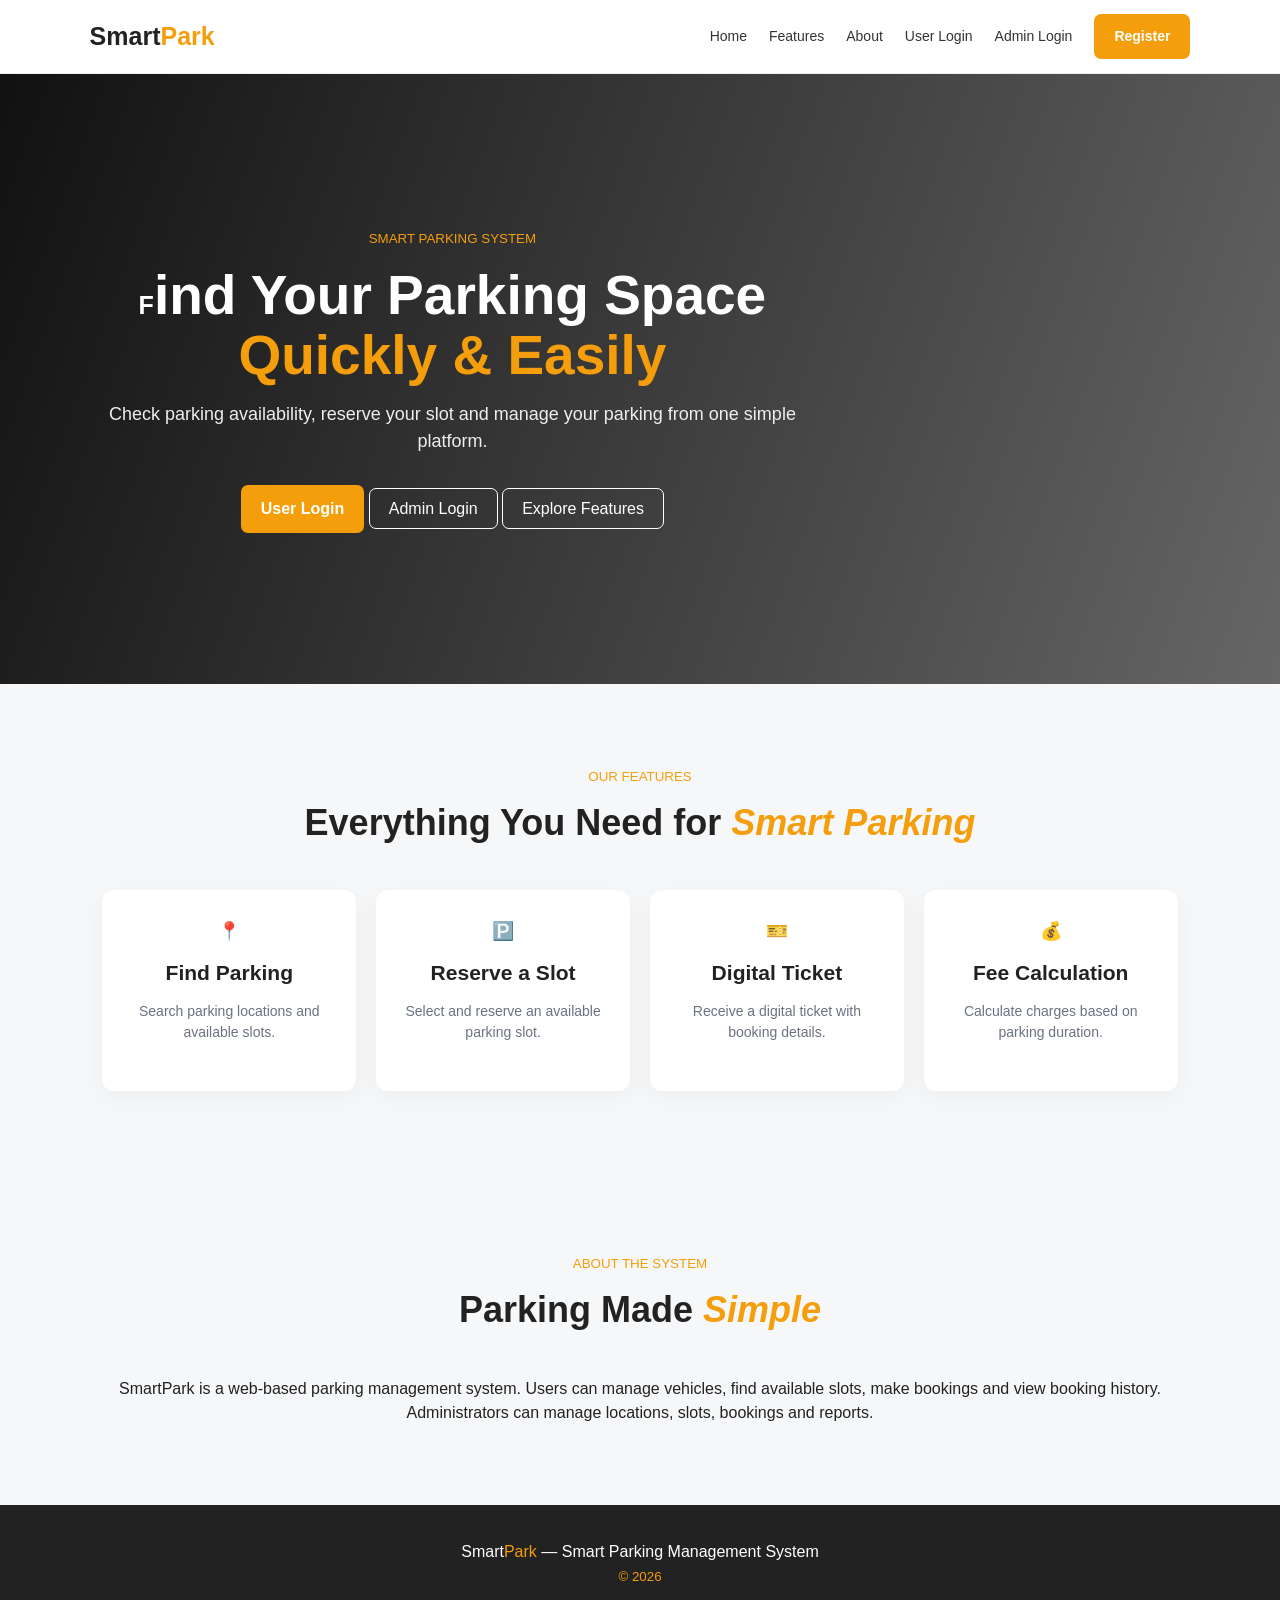
<file: Smart-Parking-System-Website-Updated/docs/index.html>
<!doctype html><html><head><meta charset="utf-8"><meta name="viewport" content="width=device-width,initial-scale=1"><title>SmartPark</title><link rel="stylesheet" href="style.css"></head><body>
<header><b>Smart<span>Park</span></b><nav><a href="index.html">Home</a><a href="#features">Features</a><a href="#about">About</a><a href="login.html">User Login</a><a href="admin/index.html">Admin Login</a><a class="btn" href="register.html">Register</a></nav></header>
<section class="hero"><div><small>SMART PARKING SYSTEM</small><h1>Find Your Parking Space <em>Quickly & Easily</em></h1><p>Check parking availability, reserve your slot and manage your parking from one simple platform.</p><a class="btn" href="login.html">User Login</a> <a class="outline" href="admin/index.html">Admin Login</a> <a class="outline" href="#features">Explore Features</a></div></section>
<section id="features"><small>OUR FEATURES</small><h2>Everything You Need for <em>Smart Parking</em></h2><div class="grid"><article>📍<h3>Find Parking</h3><p>Search parking locations and available slots.</p></article><article>🅿️<h3>Reserve a Slot</h3><p>Select and reserve an available parking slot.</p></article><article>🎫<h3>Digital Ticket</h3><p>Receive a digital ticket with booking details.</p></article><article>💰<h3>Fee Calculation</h3><p>Calculate charges based on parking duration.</p></article></div></section>
<section id="about"><small>ABOUT THE SYSTEM</small><h2>Parking Made <em>Simple</em></h2><p>SmartPark is a web-based parking management system. Users can manage vehicles, find available slots, make bookings and view booking history. Administrators can manage locations, slots, bookings and reports.</p></section><footer>Smart<span>Park</span> — Smart Parking Management System<br><small>© 2026</small></footer></body></html>
</file>
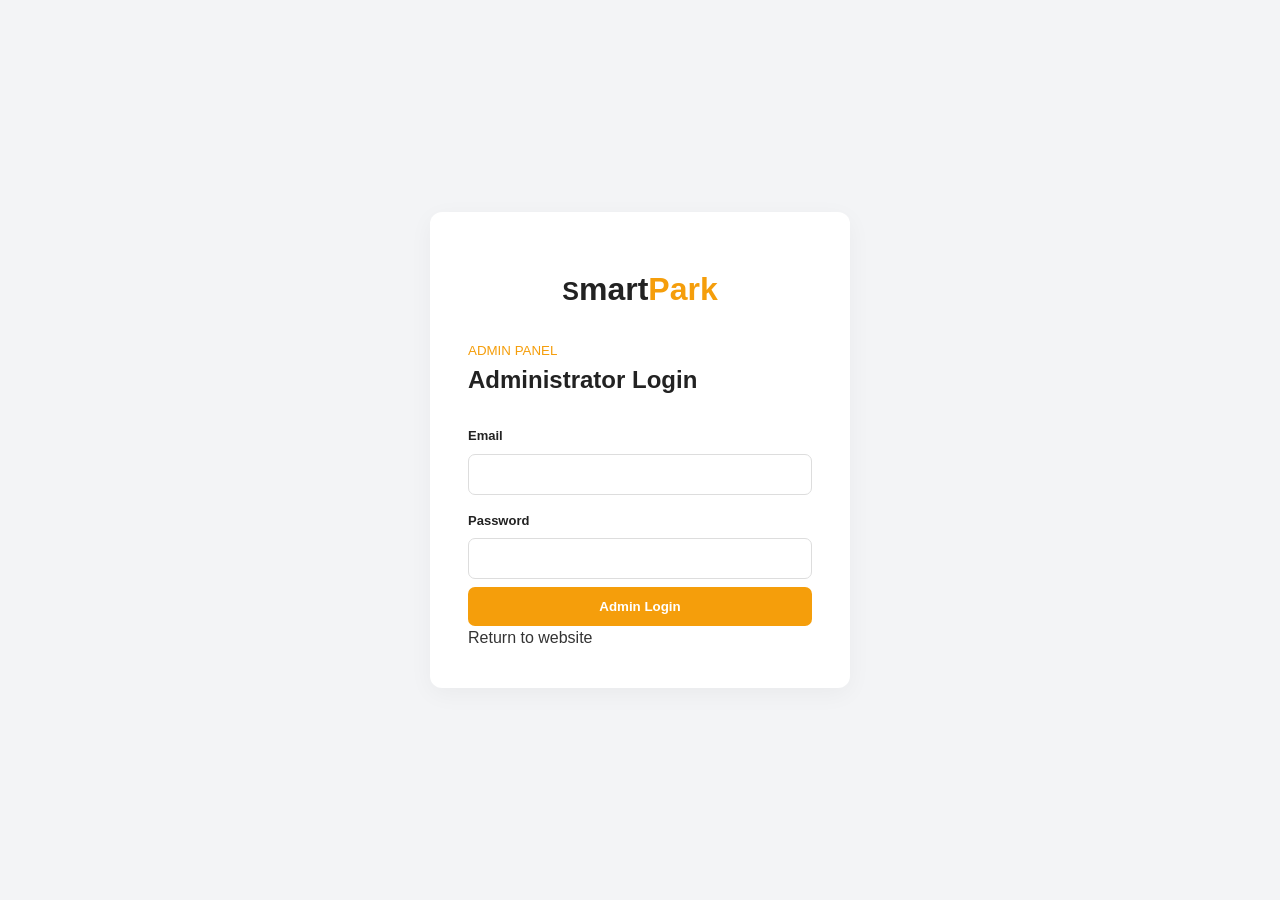
<file: Smart-Parking-System-Website-Updated/docs/admin/index.html>
<!doctype html><html><head><meta charset="utf-8"><meta name="viewport" content="width=device-width,initial-scale=1"><title>Admin Login</title><link rel="stylesheet" href="../style.css"></head><body class="auth"><div class="box"><h1>Smart<span>Park</span></h1><small>ADMIN PANEL</small><h2>Administrator Login</h2><form onsubmit="event.preventDefault();location.href='dashboard.html'"><label>Email</label><input type="email" required><label>Password</label><input type="password" required><button>Admin Login</button></form><a href="../index.html">Return to website</a></div></body></html>
</file>
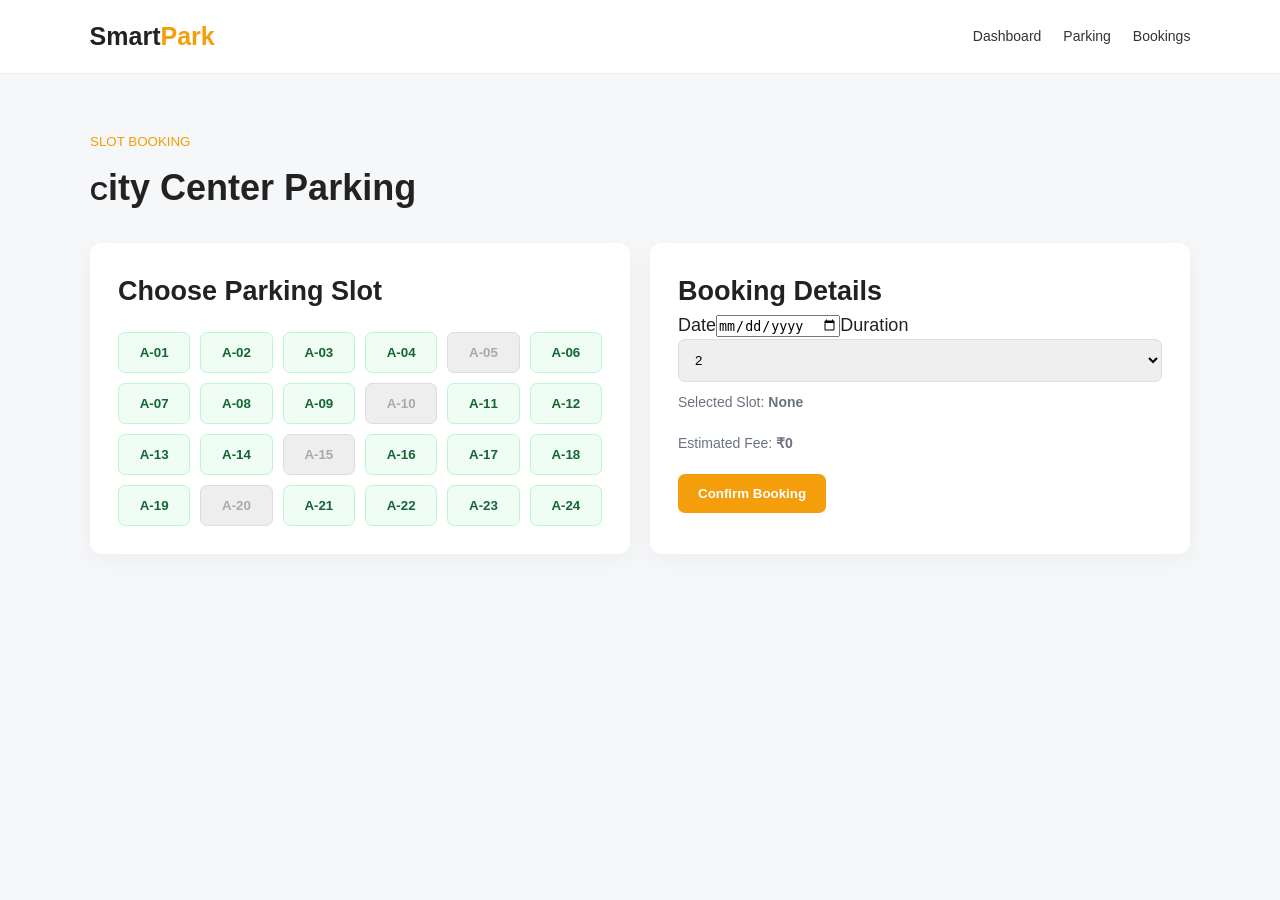
<file: Smart-Parking-System-Website-Updated/docs/booking.html>
<!doctype html><html><head><meta charset="utf-8"><meta name="viewport" content="width=device-width,initial-scale=1"><title>Book Slot</title><link rel="stylesheet" href="style.css"></head><body><header><b>Smart<span>Park</span></b><nav><a href="dashboard.html">Dashboard</a><a href="parking.html">Parking</a><a href="history.html">Bookings</a></nav></header><main><small>SLOT BOOKING</small><h1>City Center Parking</h1><div class="grid two"><article><h2>Choose Parking Slot</h2><div id="slots" class="slots"></div></article><article><h2>Booking Details</h2><label>Date</label><input type="date" id="date"><label>Duration</label><select id="duration"><option>1</option><option selected>2</option><option>3</option><option>4</option></select><p>Selected Slot: <b id="selected">None</b></p><p>Estimated Fee: <b id="fee">₹0</b></p><button onclick="confirmBooking()">Confirm Booking</button></article></div></main><script>const s=document.getElementById('slots');for(let i=1;i<=24;i++){let b=document.createElement('button');b.textContent='A-'+String(i).padStart(2,'0');if(i%5===0){b.disabled=true;b.className='occupied'}else{b.onclick=()=>{document.querySelectorAll('#slots button').forEach(x=>x.classList.remove('selected'));b.classList.add('selected');document.getElementById('selected').textContent=b.textContent;document.getElementById('fee').textContent='₹'+(30*document.getElementById('duration').value)}}s.appendChild(b)}function confirmBooking(){if(document.getElementById('selected').textContent==='None')alert('Please select a slot');else location.href='ticket.html'}</script></body></html>
</file>
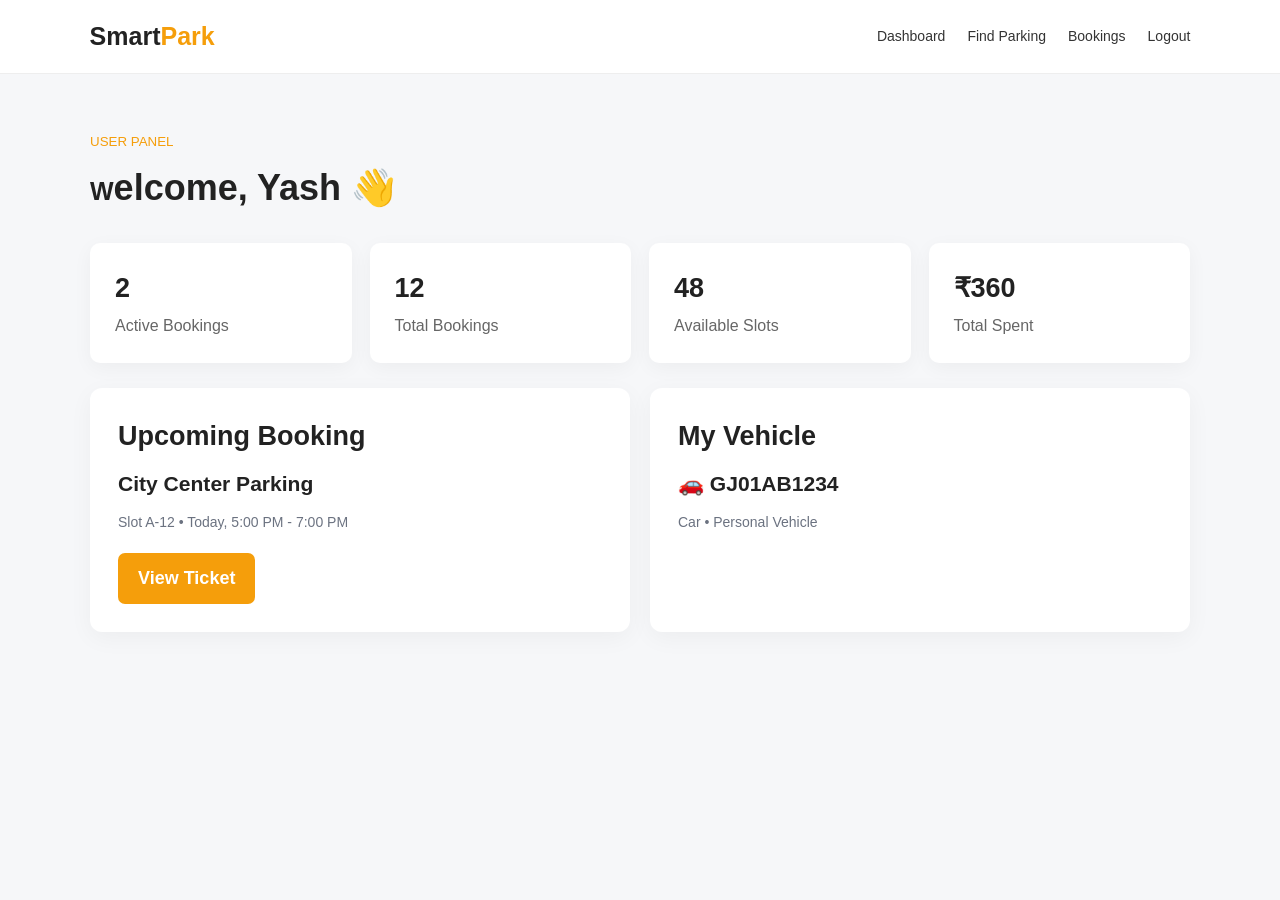
<file: Smart-Parking-System-Website-Updated/docs/dashboard.html>
<!doctype html><html><head><meta charset="utf-8"><meta name="viewport" content="width=device-width,initial-scale=1"><title>Dashboard</title><link rel="stylesheet" href="style.css"></head><body><header><b>Smart<span>Park</span></b><nav><a href="dashboard.html">Dashboard</a><a href="parking.html">Find Parking</a><a href="history.html">Bookings</a><a href="index.html">Logout</a></nav></header><main><small>USER PANEL</small><h1>Welcome, Yash 👋</h1><div class="stats"><div><b>2</b>Active Bookings</div><div><b>12</b>Total Bookings</div><div><b>48</b>Available Slots</div><div><b>₹360</b>Total Spent</div></div><div class="grid two"><article><h2>Upcoming Booking</h2><h3>City Center Parking</h3><p>Slot A-12 • Today, 5:00 PM - 7:00 PM</p><a class="btn" href="ticket.html">View Ticket</a></article><article><h2>My Vehicle</h2><h3>🚗 GJ01AB1234</h3><p>Car • Personal Vehicle</p></article></div></main></body></html>
</file>
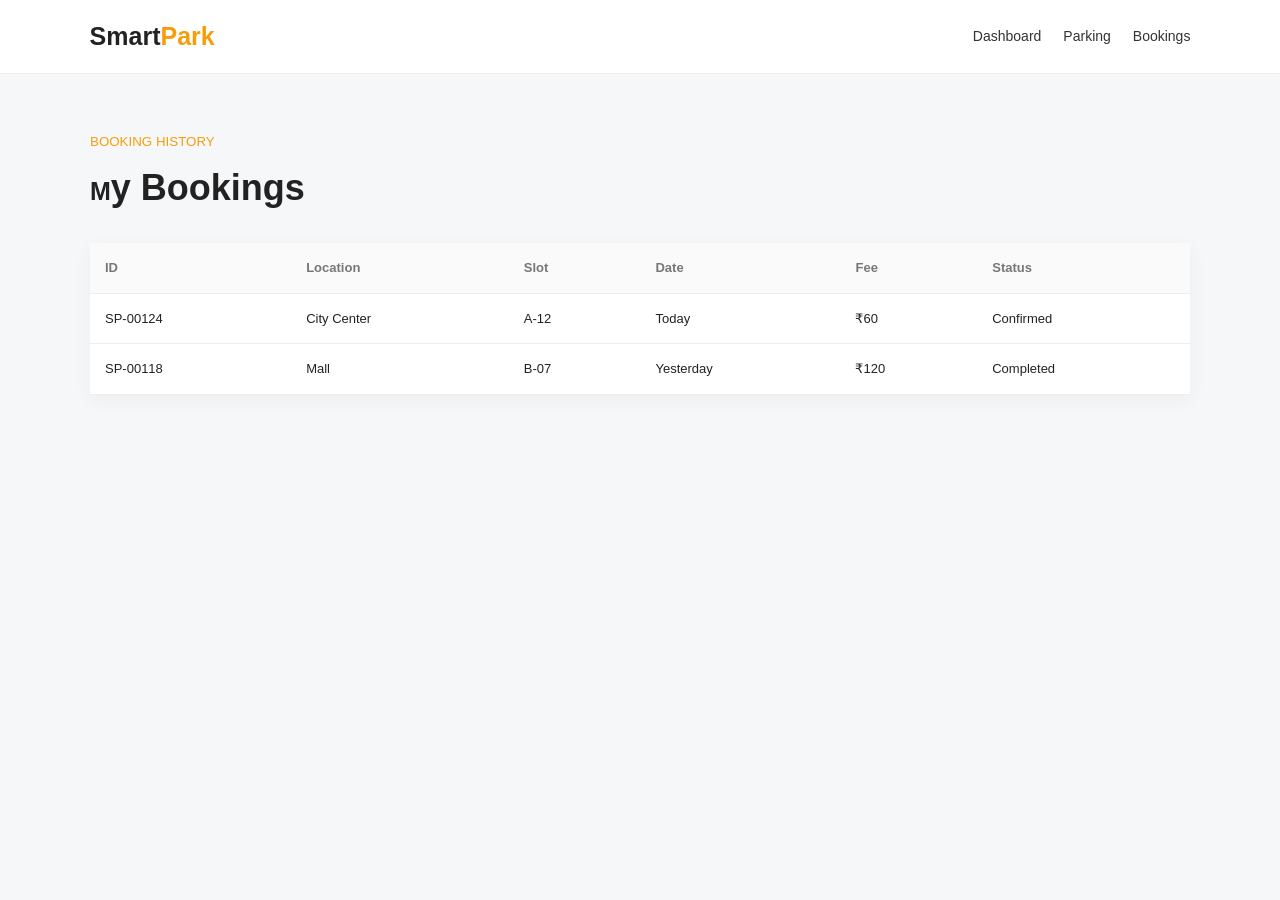
<file: Smart-Parking-System-Website-Updated/docs/history.html>
<!doctype html><html><head><meta charset="utf-8"><meta name="viewport" content="width=device-width,initial-scale=1"><title>Bookings</title><link rel="stylesheet" href="style.css"></head><body><header><b>Smart<span>Park</span></b><nav><a href="dashboard.html">Dashboard</a><a href="parking.html">Parking</a><a href="history.html">Bookings</a></nav></header><main><small>BOOKING HISTORY</small><h1>My Bookings</h1><table><tr><th>ID</th><th>Location</th><th>Slot</th><th>Date</th><th>Fee</th><th>Status</th></tr><tr><td>SP-00124</td><td>City Center</td><td>A-12</td><td>Today</td><td>₹60</td><td>Confirmed</td></tr><tr><td>SP-00118</td><td>Mall</td><td>B-07</td><td>Yesterday</td><td>₹120</td><td>Completed</td></tr></table></main></body></html>
</file>
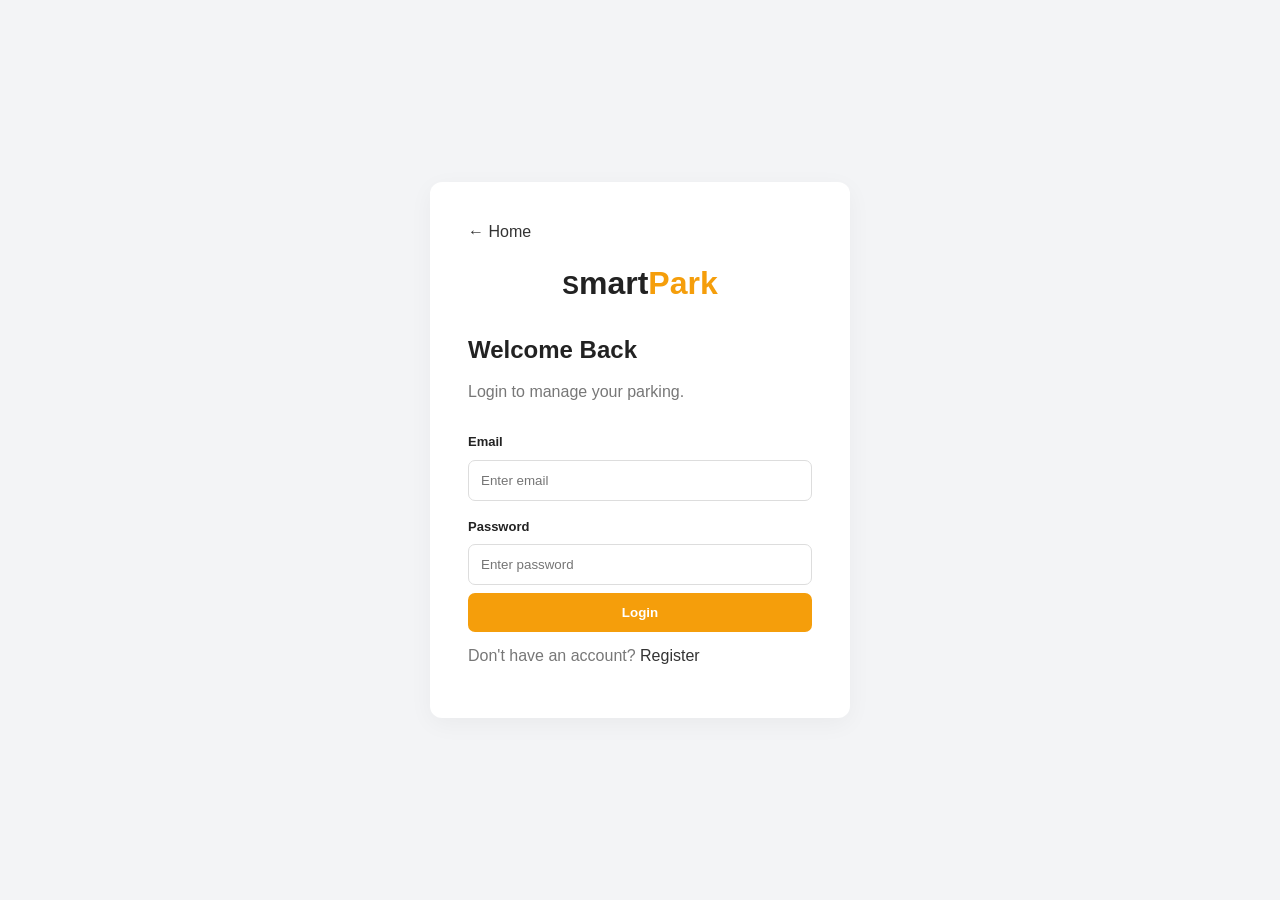
<file: Smart-Parking-System-Website-Updated/docs/login.html>
<!doctype html><html><head><meta charset="utf-8"><meta name="viewport" content="width=device-width,initial-scale=1"><title>Login</title><link rel="stylesheet" href="style.css"></head><body class="auth"><div class="box"><a href="index.html">← Home</a><h1>Smart<span>Park</span></h1><h2>Welcome Back</h2><p>Login to manage your parking.</p><form onsubmit="event.preventDefault();location.href='dashboard.html'"><label>Email</label><input type="email" required placeholder="Enter email"><label>Password</label><input type="password" required placeholder="Enter password"><button>Login</button></form><p>Don't have an account? <a href="register.html">Register</a></p></div></body></html>
</file>
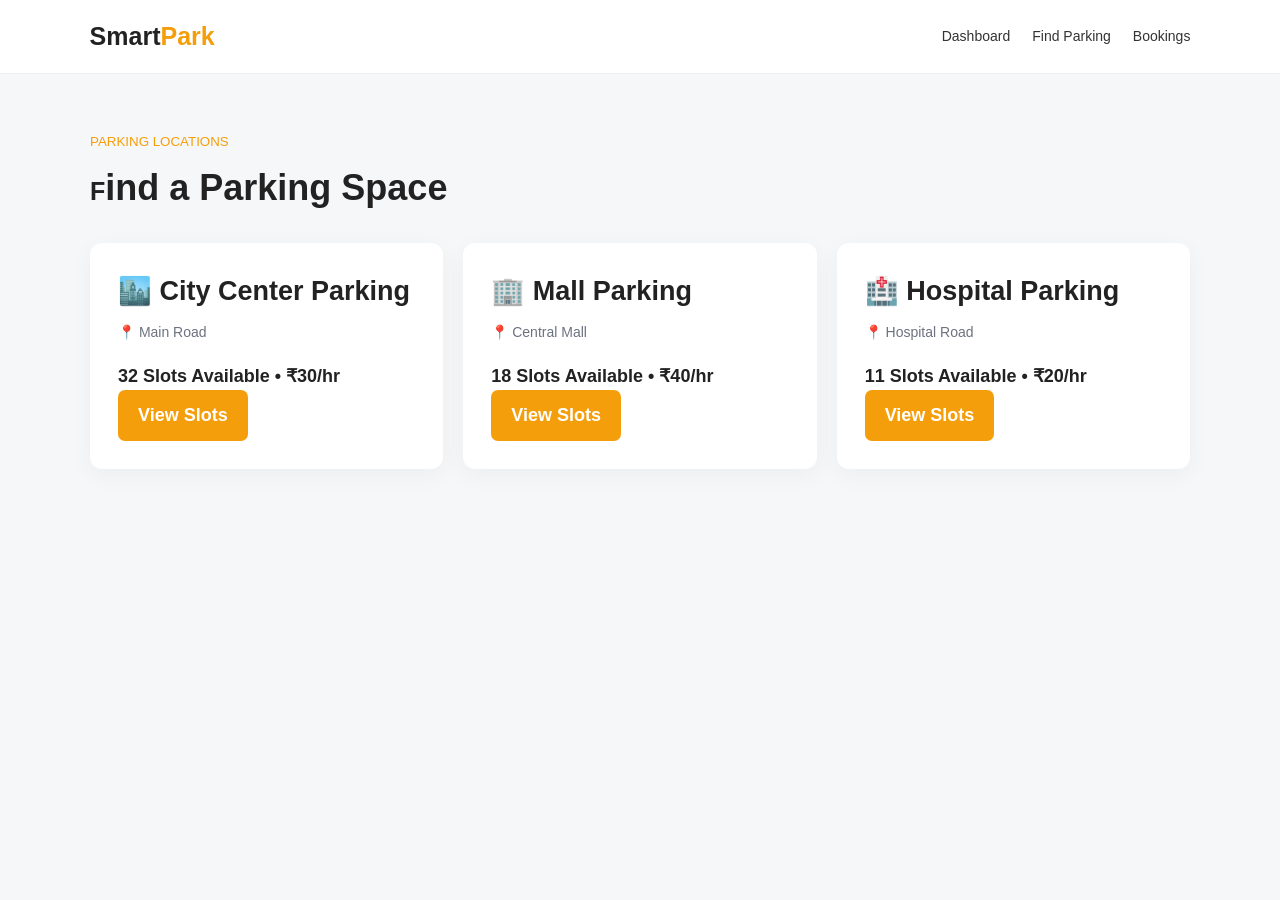
<file: Smart-Parking-System-Website-Updated/docs/parking.html>
<!doctype html><html><head><meta charset="utf-8"><meta name="viewport" content="width=device-width,initial-scale=1"><title>Find Parking</title><link rel="stylesheet" href="style.css"></head><body><header><b>Smart<span>Park</span></b><nav><a href="dashboard.html">Dashboard</a><a href="parking.html">Find Parking</a><a href="history.html">Bookings</a></nav></header><main><small>PARKING LOCATIONS</small><h1>Find a Parking Space</h1><div class="grid three"><article><h2>🏙️ City Center Parking</h2><p>📍 Main Road</p><strong>32 Slots Available • ₹30/hr</strong><br><a class="btn" href="booking.html">View Slots</a></article><article><h2>🏢 Mall Parking</h2><p>📍 Central Mall</p><strong>18 Slots Available • ₹40/hr</strong><br><a class="btn" href="booking.html">View Slots</a></article><article><h2>🏥 Hospital Parking</h2><p>📍 Hospital Road</p><strong>11 Slots Available • ₹20/hr</strong><br><a class="btn" href="booking.html">View Slots</a></article></div></main></body></html>
</file>
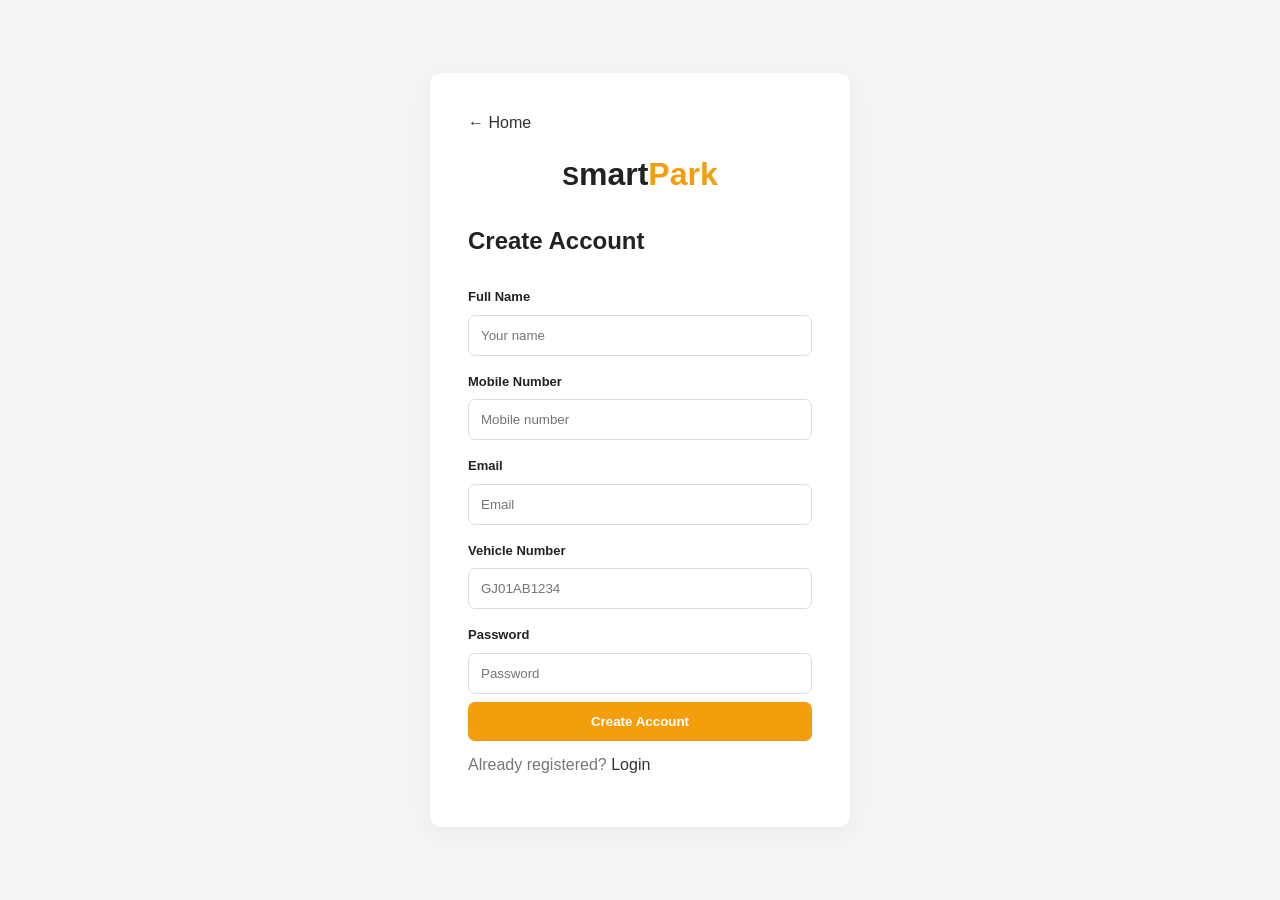
<file: Smart-Parking-System-Website-Updated/docs/register.html>
<!doctype html><html><head><meta charset="utf-8"><meta name="viewport" content="width=device-width,initial-scale=1"><title>Register</title><link rel="stylesheet" href="style.css"></head><body class="auth"><div class="box"><a href="index.html">← Home</a><h1>Smart<span>Park</span></h1><h2>Create Account</h2><form onsubmit="event.preventDefault();alert('Registration successful!');location.href='login.html'"><label>Full Name</label><input required placeholder="Your name"><label>Mobile Number</label><input required placeholder="Mobile number"><label>Email</label><input type="email" required placeholder="Email"><label>Vehicle Number</label><input required placeholder="GJ01AB1234"><label>Password</label><input type="password" required placeholder="Password"><button>Create Account</button></form><p>Already registered? <a href="login.html">Login</a></p></div></body></html>
</file>
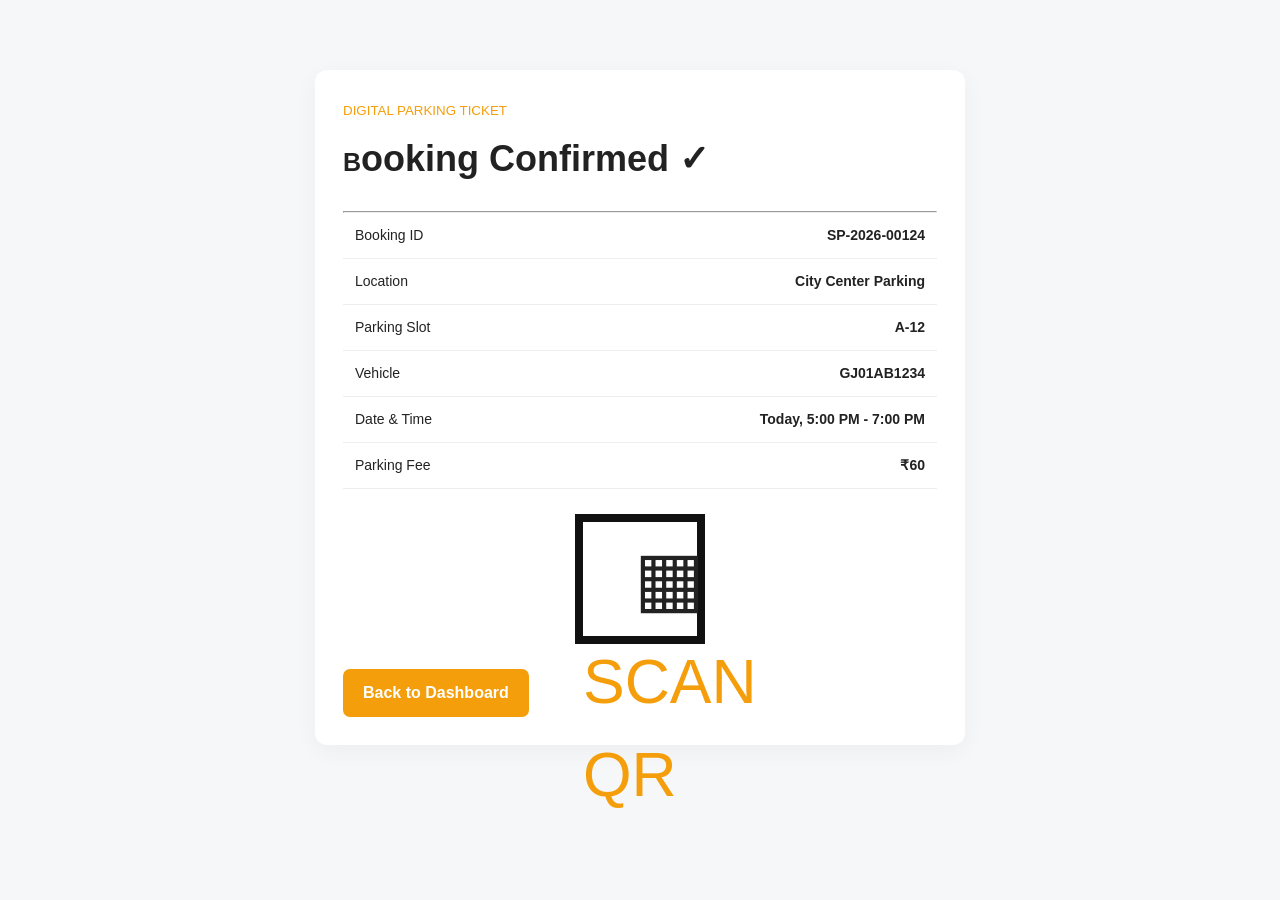
<file: Smart-Parking-System-Website-Updated/docs/ticket.html>
<!doctype html><html><head><meta charset="utf-8"><meta name="viewport" content="width=device-width,initial-scale=1"><title>Ticket</title><link rel="stylesheet" href="style.css"></head><body><main class="ticket"><small>DIGITAL PARKING TICKET</small><h1>Booking Confirmed ✓</h1><hr><p>Booking ID <b>SP-2026-00124</b></p><p>Location <b>City Center Parking</b></p><p>Parking Slot <b>A-12</b></p><p>Vehicle <b>GJ01AB1234</b></p><p>Date & Time <b>Today, 5:00 PM - 7:00 PM</b></p><p>Parking Fee <b>₹60</b></p><div class="qr">▦<small>SCAN QR</small></div><a class="btn" href="dashboard.html">Back to Dashboard</a></main></body></html>
</file>
<file: Smart-Parking-System-Website-Updated/docs/style.css>
*{box-sizing:border-box;margin:0;padding:0}body{font-family:Arial,sans-serif;color:#222;background:#f6f7f9;line-height:1.5}a{text-decoration:none;color:#333}header{height:74px;background:white;border-bottom:1px solid #eee;display:flex;justify-content:space-between;align-items:center;padding:0 7%;position:sticky;top:0;z-index:5}header b,h1:first-letter{font-size:25px}span,em,small{color:#f59e0b}header nav{display:flex;gap:22px;align-items:center;font-size:14px}header nav a:hover{color:#f59e0b}.btn,button{background:#f59e0b;color:white;border:0;border-radius:7px;padding:12px 20px;font-weight:bold;display:inline-block;cursor:pointer}.outline{border:1px solid white;color:white;padding:11px 19px;border-radius:7px}.hero{min-height:610px;display:flex;align-items:center;padding:60px 8%;color:white;background:linear-gradient(110deg,#111,#666)}.hero div{max-width:700px}.hero h1{font-size:55px;line-height:1.1;margin:15px 0}.hero p{font-size:18px;color:#eee;margin-bottom:30px}.hero em{display:block;font-style:normal}section{padding:80px 8%;text-align:center}section h2{font-size:36px;margin:8px 0 40px}.grid{max-width:1100px;margin:auto;display:grid;grid-template-columns:repeat(4,1fr);gap:20px}.grid.two{grid-template-columns:repeat(2,1fr)}.grid.three{grid-template-columns:repeat(3,1fr)}article,.box,.ticket{background:white;border-radius:12px;padding:28px;box-shadow:0 6px 25px #0000000b}article{font-size:18px}article h3{margin:12px 0}article p{color:#6b7280;font-size:14px;margin:10px 0 20px}footer{text-align:center;background:#222;color:white;padding:35px}.auth{min-height:100vh;display:grid;place-items:center;background:#f3f4f6}.box{width:420px;max-width:92%;padding:38px}.box h1{text-align:center;margin:15px 0 25px}.box h2{margin-bottom:8px}.box p{color:#777;margin:12px 0}.box form{display:grid;gap:8px;margin-top:20px}.box label{font-size:13px;font-weight:bold;margin-top:8px}.box input,select{padding:12px;border:1px solid #ddd;border-radius:7px;width:100%}main{max-width:1150px;margin:auto;padding:55px 25px}main>h1{font-size:36px;margin:8px 0 28px}.stats{display:grid;grid-template-columns:repeat(4,1fr);gap:18px;margin:25px 0}.stats div{background:white;padding:25px;border-radius:10px;box-shadow:0 5px 20px #0000000b;color:#666}.stats b{display:block;color:#222;font-size:27px;margin-bottom:5px}.slots{display:grid;grid-template-columns:repeat(6,1fr);gap:10px;margin-top:20px}.slots button{background:#f0fdf4;color:#166534;border:1px solid #bbf7d0}.slots button.selected{background:#f59e0b;color:white}.slots button.occupied,.slots button:disabled{background:#eee;color:#aaa;border-color:#ddd;cursor:not-allowed}.ticket{max-width:650px;margin:70px auto}.ticket h1{margin:10px 0 25px}.ticket p{display:flex;justify-content:space-between;padding:12px;border-bottom:1px solid #eee;font-size:14px}.qr{margin:25px auto;width:130px;height:130px;border:8px solid #111;display:grid;place-items:center;font-size:75px}.chart{font-size:70px;letter-spacing:18px;color:#f59e0b;margin:30px 0}table{width:100%;background:white;border-collapse:collapse;box-shadow:0 5px 20px #0000000b}th,td{text-align:left;padding:15px;border-bottom:1px solid #eee;font-size:13px}th{color:#777;background:#fafafa}@media(max-width:800px){.grid,.grid.two,.grid.three,.stats{grid-template-columns:1fr 1fr}.slots{grid-template-columns:repeat(4,1fr)}header{height:auto;padding:18px 5%;flex-wrap:wrap;gap:15px}header nav{flex-wrap:wrap;gap:12px}.hero h1{font-size:42px}}@media(max-width:520px){.grid,.grid.two,.grid.three,.stats{grid-template-columns:1fr}.slots{grid-template-columns:repeat(3,1fr)}.hero h1{font-size:35px}}
</file>
